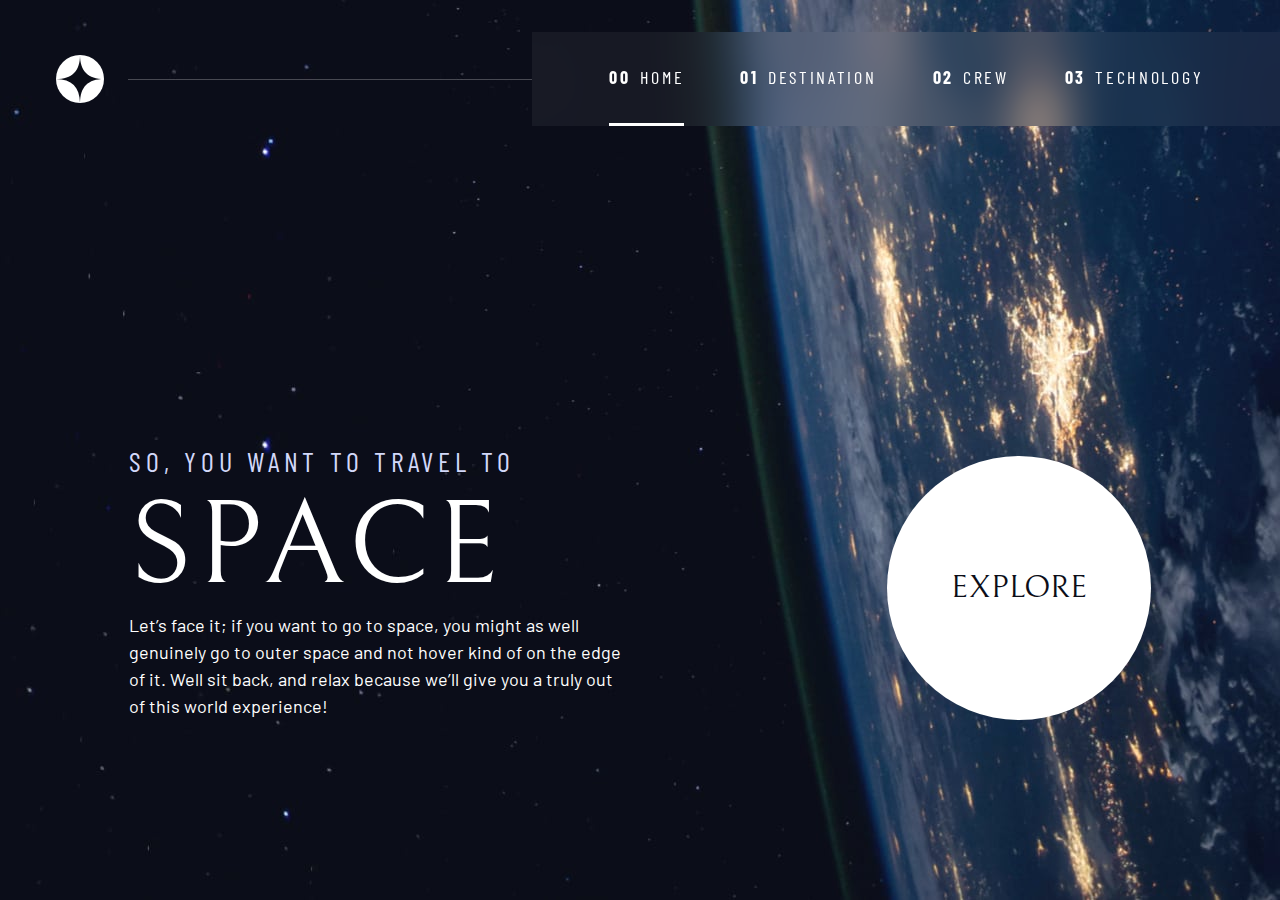
<file: index.html>
<!DOCTYPE html>
<html lang="en">

<head>
  <meta charset="UTF-8">
  <meta name="viewport" content="width=device-width, initial-scale=1.0">

  <link rel="icon" type="image/png" sizes="32x32" href="./assets/favicon-32x32.png">
  <!-- Google fonts -->
  <link rel="preconnect" href="https://fonts.googleapis.com">
  <link rel="preconnect" href="https://fonts.gstatic.com" crossorigin>
  <link
    href="https://fonts.googleapis.com/css2?family=Barlow+Condensed:wght@400;700&family=Bellefair&family=Barlow:wght@400;700&display=swap"
    rel="stylesheet">

  <link rel="stylesheet" href="style.css">
  <title>Frontend Mentor | Space tourism website</title>
  <script src="navigation.js" defer></script>
</head>



<body class="home">

  <header class="primary-header flex">
    <div>
      <a href="index.html"><img src="assets/shared/logo.svg" alt="space tourism logo" class="logo"></a>
    </div>
    <button class="mobile-nav-toggle" aria-controls="primary-navigation"><span class="sr-only"
        aria-expanded="false">Menu</span></button>
    <nav>
      <ul id="primary-navigation" data-visible="false" class="primary-navigation underline-indicators flex">
        <li class="active underline-indicators-hover"><a class="ff-sans-cond uppercase text-white letter-spacing-2"
            href="index.html"><span aria-hidden="true">00</span>Home</a>
        <li class="underline-indicators-hover"><a class="ff-sans-cond uppercase text-white letter-spacing-2"
            href="destination.html"><span aria-hidden="true">01</span>Destination</a>
        <li class="underline-indicators-hover"><a class="ff-sans-cond uppercase text-white letter-spacing-2" href="crew.html"><span aria-hidden="true">02</span>Crew</a>
        <li class="underline-indicators-hover"><a class="ff-sans-cond uppercase text-white letter-spacing-2"
            href="technology.html"><span aria-hidden="true">03</span>Technology</a>
      </ul>
    </nav>
  </header>

  <main class="grid-container grid-container--home">
    <div>
      <h1 class="text-accent fs-500 ff-sans-cond uppercase letter-spacing-1">So, you want to travel to
        <span class="fs-900 ff-serif text-white d-block">Space</span>
      </h1>
      <p>Let’s face it; if you want to go to space, you might as well genuinely go to
        outer space and not hover kind of on the edge of it. Well sit back, and relax
        because we’ll give you a truly out of this world experience! </p>
    </div>
    <div>
      <a href="destination.html" class="large-button uppercase ff-serif text-dark bg-white">Explore</a>
    </div>
  </main>

</body>


</html>
</file>
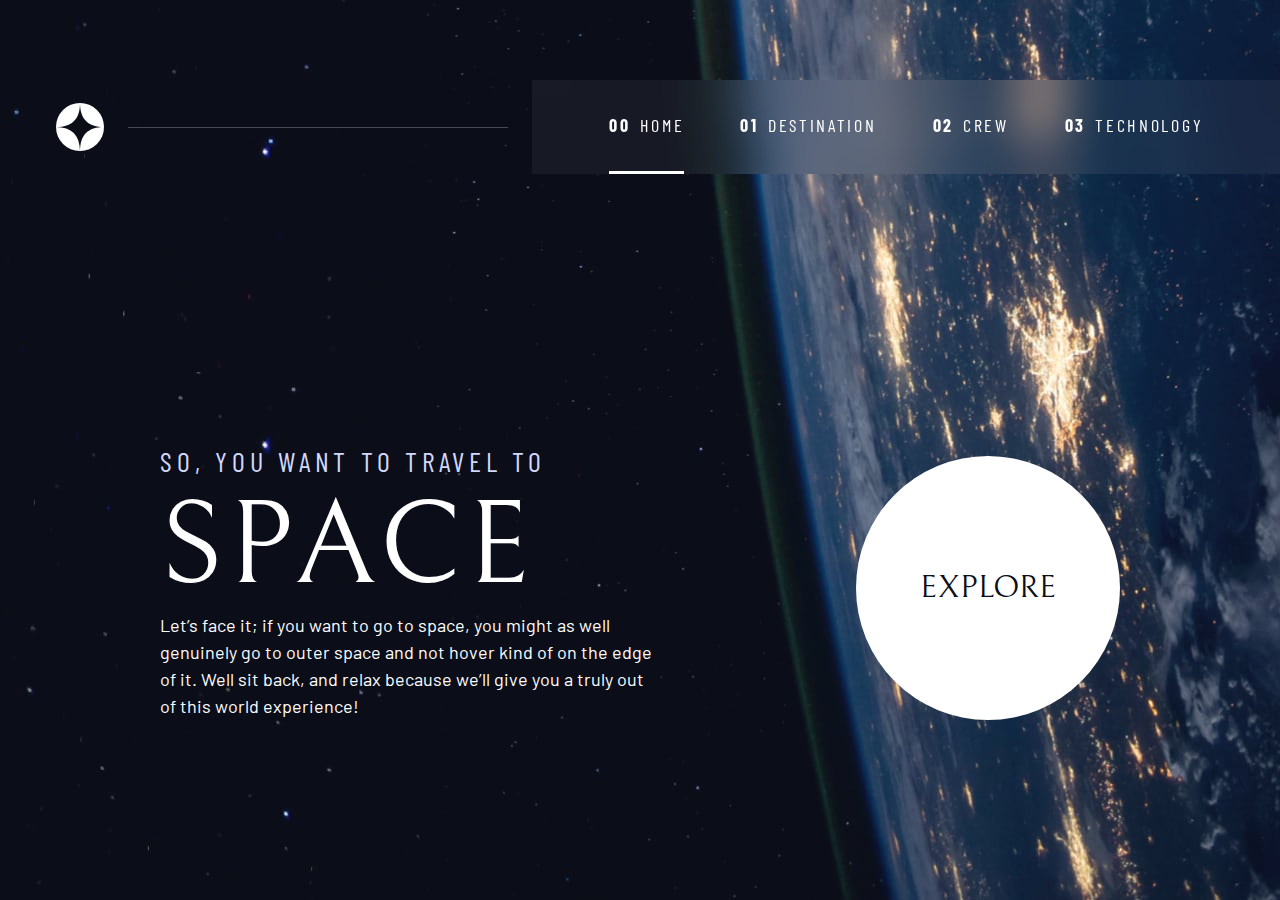
<file: space-tourism-website-main/starter-code/index.html>
<!DOCTYPE html>
<html lang="en">

<head>
  <meta charset="UTF-8">
  <meta name="viewport" content="width=device-width, initial-scale=1.0">

  <link rel="icon" type="image/png" sizes="32x32" href="./assets/favicon-32x32.png">
  <!-- Google fonts -->
  <link rel="preconnect" href="https://fonts.googleapis.com">
  <link rel="preconnect" href="https://fonts.gstatic.com" crossorigin>
  <link
    href="https://fonts.googleapis.com/css2?family=Barlow+Condensed:wght@400;700&family=Bellefair&family=Barlow:wght@400;700&display=swap"
    rel="stylesheet">

  <link rel="stylesheet" href="style.css">
  <title>Frontend Mentor | Space tourism website</title>
  <script src="navigation.js" defer></script>
</head>



<body class="home">

  <header class="primary-header flex">
    <div>
      <a href="index.html"><img src="assets/shared/logo.svg" alt="space tourism logo" class="logo"></a>
    </div>
    <button class="mobile-nav-toggle" aria-controls="primary-navigation"><span class="sr-only"
        aria-expanded="false">Menu</span></button>
    <nav>
      <ul id="primary-navigation" data-visible="false" class="primary-navigation underline-indicators flex">
        <li class="active underline-indicators-hover"><a class="ff-sans-cond uppercase text-white letter-spacing-2"
            href="index.html"><span aria-hidden="true">00</span>Home</a>
        <li class="underline-indicators-hover"><a class="ff-sans-cond uppercase text-white letter-spacing-2"
            href="destination.html"><span aria-hidden="true">01</span>Destination</a>
        <li class="underline-indicators-hover"><a class="ff-sans-cond uppercase text-white letter-spacing-2" href="crew.html"><span aria-hidden="true">02</span>Crew</a>
        <li class="underline-indicators-hover"><a class="ff-sans-cond uppercase text-white letter-spacing-2"
            href="technology.html"><span aria-hidden="true">03</span>Technology</a>
      </ul>
    </nav>
  </header>

  <main class="grid-container grid-container--home">
    <div>
      <h1 class="text-accent fs-500 ff-sans-cond uppercase letter-spacing-1">So, you want to travel to
        <span class="fs-900 ff-serif text-white d-block">Space</span>
      </h1>
      <p>Let’s face it; if you want to go to space, you might as well genuinely go to
        outer space and not hover kind of on the edge of it. Well sit back, and relax
        because we’ll give you a truly out of this world experience! </p>
    </div>
    <div>
      <a href="destination.html" class="large-button uppercase ff-serif text-dark bg-white">Explore</a>
    </div>
  </main>

</body>


</html>
</file>
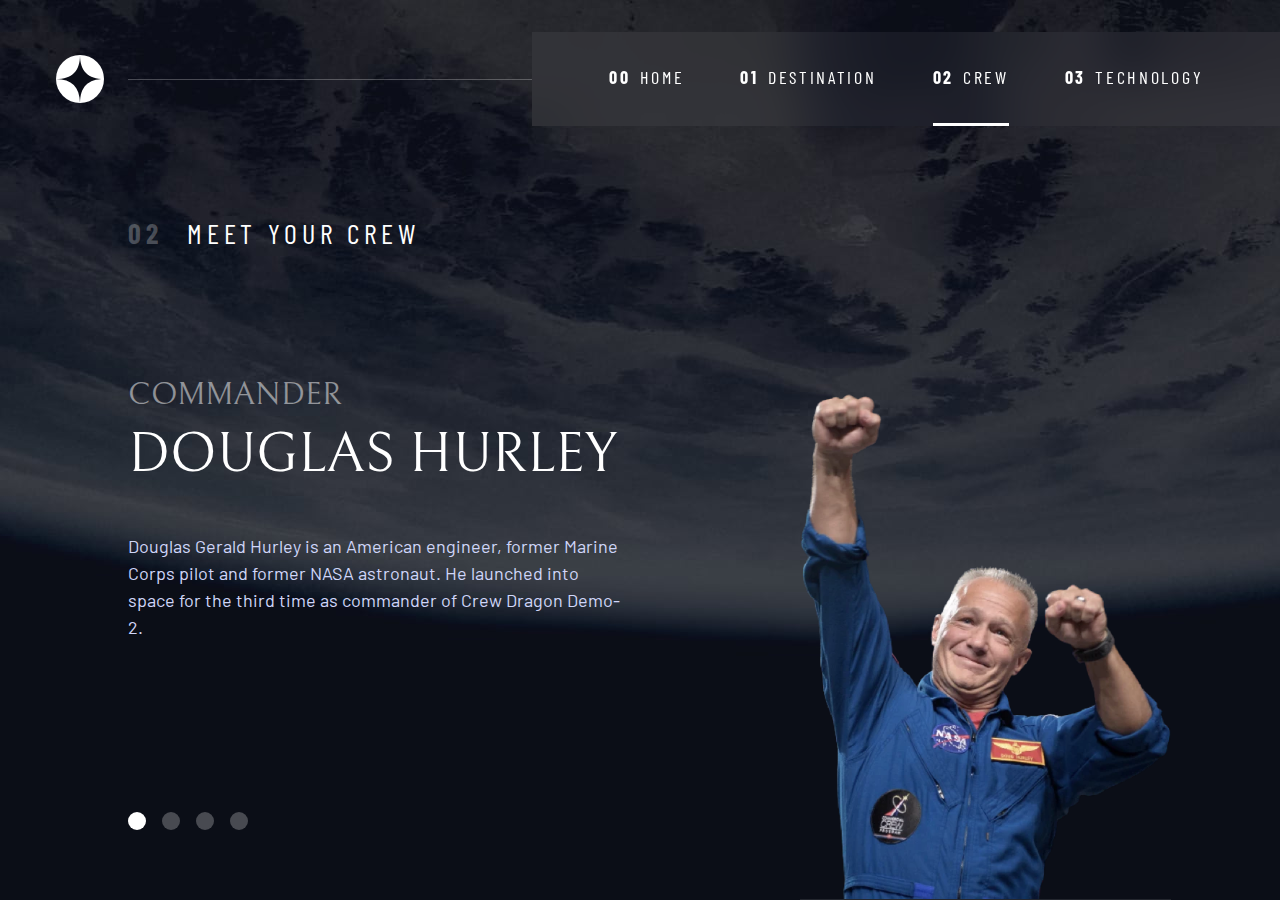
<file: crew.html>
<!DOCTYPE html>
<html lang="en">

<head>
  <meta charset="UTF-8">
  <meta name="viewport" content="width=device-width, initial-scale=1.0">

  <link rel="icon" type="image/png" sizes="32x32" href="./assets/favicon-32x32.png">
  <!-- Google fonts -->
  <link rel="preconnect" href="https://fonts.googleapis.com">
  <link rel="preconnect" href="https://fonts.gstatic.com" crossorigin>
  <link
    href="https://fonts.googleapis.com/css2?family=Barlow+Condensed:wght@400;700&family=Bellefair&family=Barlow:wght@400;700&display=swap"
    rel="stylesheet">

  <link rel="stylesheet" href="style.css">
  <title>Frontend Mentor | Space tourism website</title>
  <script src="navigation.js" defer></script>
  <script src="tabs.js" defer></script>
</head>



<body class="crew">

  <header class="primary-header flex">
    <div>
    <a href="index.html"><img src="assets/shared/logo.svg" alt="space tourism logo" class="logo"></a>
    </div>
    <button  class="mobile-nav-toggle" aria-controls="primary-navigation"><span class="sr-only"
        aria-expanded="false">Menu</span></button>
    <nav>
      <ul id="primary-navigation" data-visible="false" class="primary-navigation underline-indicators flex">
        <li class="underline-indicators-hover"><a class="ff-sans-cond uppercase text-white letter-spacing-2"
            href="index.html"><span aria-hidden="true">00</span>Home</a>
        <li class="underline-indicators-hover"><a class="ff-sans-cond uppercase text-white letter-spacing-2"
            href="destination.html"><span aria-hidden="true">01</span>Destination</a>
        <li class="active underline-indicators-hover"><a class="ff-sans-cond uppercase text-white letter-spacing-2"
            href="crew.html"><span aria-hidden="true">02</span>Crew</a>
        <li class="underline-indicators-hover"><a class="ff-sans-cond uppercase text-white letter-spacing-2"
            href="technology.html"><span aria-hidden="true">03</span>Technology</a>
      </ul>
    </nav>
  </header>


<main id="main" class="grid-container grid-container--crew flow">
  <h1 class="numbered-title"><span aria-hidden="true">02</span> Meet your crew</h1>

<div class="dot-indicators flex" role="tablist" aria-label="crew member list">
  <button aria-selected="true" aria-controls="commander-tab" role="tab" data-image="commander-image" tabindex="0"><span
      class="sr-only">The commander</span></button>
  <button aria-selected="false" aria-controls="mission-tab" role="tab" data-image="mission-image" tabindex="-1"><span
      class="sr-only">The mission specialist</span></button>
  <button aria-selected="false" aria-controls="pilot-tab" role="tab" data-image="pilot-image" tabindex="-1"><span
      class="sr-only">The pilot</span></button>
  <button aria-selected="false" aria-controls="crew-tab" role="tab" data-image="crew-image" tabindex="-1"><span
      class="sr-only">The crew engineer</span></button>
</div>

<!-- commander -->
<article class="crew-details flow" id="commander-tab" role="tabpanel" tabindex="0">
  <header class="flow flow--space-small">
    <h2 class="fs-600 ff-serif uppercase">Commander</h2>
    <p class="fs-700 uppercase ff-serif">Douglas Hurley</p>
  </header>
  <p>Douglas Gerald Hurley is an American engineer, former Marine Corps pilot
    and former NASA astronaut. He launched into space for the third time as
    commander of Crew Dragon Demo-2.</p>
</article>

<!-- mission specialist -->
<article hidden class="crew-details flow" id="mission-tab" role="tabpanel" tabindex="0">
  <header class="flow flow--space-small">
    <h2 class="fs-600 ff-serif uppercase">Mission Specialist</h2>
    <p class="fs-700 uppercase ff-serif">Mark SHuttleworth</p>
  </header>
  <p>Mark Richard Shuttleworth is the founder and CEO of Canonical, the company behind
    the Linux-based Ubuntu operating system. Shuttleworth became the first South
    African to travel to space as a space tourist.</p>
</article>

<!-- pilot -->
<article hidden class="crew-details flow" id="pilot-tab" role="tabpanel" tabindex="0">
  <header class="flow flow--space-small">
    <h2 class="fs-600 ff-serif uppercase">Pilot</h2>
    <p class="fs-700 uppercase ff-serif">Victor Glover</p>
  </header>
  <p>Pilot on the first operational flight of the SpaceX Crew Dragon to the
    International Space Station. Glover is a commander in the U.S. Navy where
    he pilots an F/A-18.He was a crew member of Expedition 64, and served as a
    station systems flight engineer.</p>
</article>

<!-- engineer -->
<article hidden class="crew-details flow" id="crew-tab" role="tabpanel" tabindex="0">
  <header class="flow flow--space-small">
    <h2 class="fs-600 ff-serif uppercase">Flight Engineer</h2>
    <p class="fs-700 uppercase ff-serif">Anousheh Ansari</p>
  </header>
  <p>Anousheh Ansari is an Iranian American engineer and co-founder of Prodea Systems.
    Ansari was the fourth self-funded space tourist, the first self-funded woman to
    fly to the ISS, and the first Iranian in space.</p>
</article>


<picture id="commander-image">
  <source srcset="assets/crew/image-douglas-hurley.webp" type="image/webp">
  <img src="assets/crew/image-douglas-hurley.png" alt="Douglas Hurley">
</picture>
<picture hidden id="mission-image">
  <source srcset="assets/crew/image-mark-shuttleworth.webp" type="image/webp">
  <img src="assets/crew/image-mark-shuttleworth.png" alt="Douglas Hurley">
</picture>
<picture hidden id="pilot-image">
  <source srcset="assets/crew/image-victor-glover.webp" type="image/webp">
  <img src="assets/crew/image-victor-glover.png" alt="Douglas Hurley">
</picture>
<picture hidden id="crew-image">
  <source srcset="assets/crew/image-anousheh-ansari.webp" type="image/webp">
  <img src="assets/crew/image-anousheh-ansari.png" alt="Douglas Hurley">
</picture>
</main>

</body>
</html>
</file>
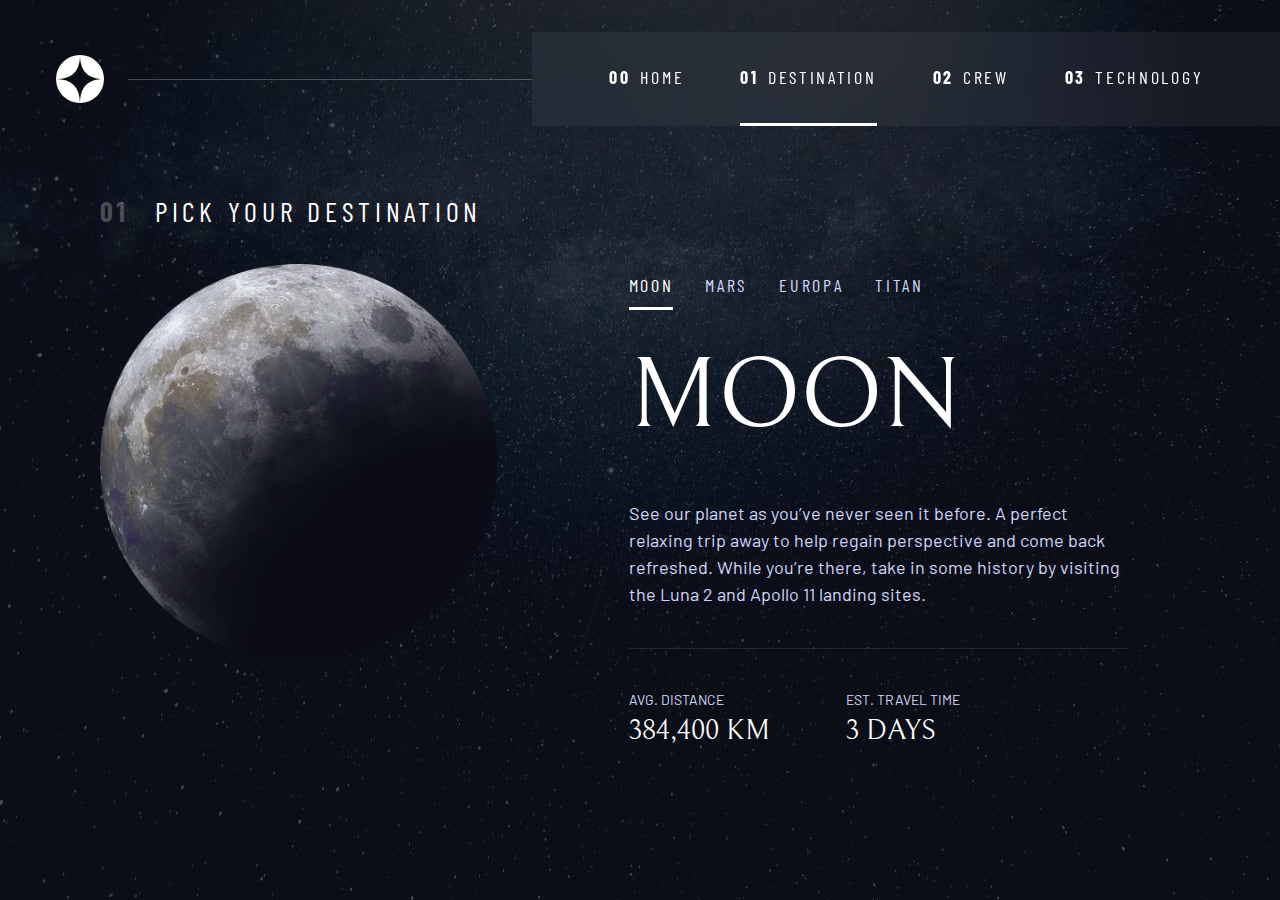
<file: destination.html>
<!DOCTYPE html>
<html lang="en">

<head>
  <meta charset="UTF-8">
  <meta name="viewport" content="width=device-width, initial-scale=1.0">

  <link rel="icon" type="image/png" sizes="32x32" href="./assets/favicon-32x32.png">
  <!-- Google fonts -->
  <link rel="preconnect" href="https://fonts.googleapis.com">
  <link rel="preconnect" href="https://fonts.gstatic.com" crossorigin>
  <link
    href="https://fonts.googleapis.com/css2?family=Barlow+Condensed:wght@400;700&family=Bellefair&family=Barlow:wght@400;700&display=swap"
    rel="stylesheet">

  <link rel="stylesheet" href="style.css">
  <title>Frontend Mentor | Space tourism website</title>
  <script src="navigation.js" defer></script>
  <script src="tabs.js" defer></script>
</head>



<body class="destination">

  <header class="primary-header flex">
    <div>
<a href="index.html"><img src="assets/shared/logo.svg" alt="space tourism logo" class="logo"></a>
    </div>
    <button class="mobile-nav-toggle" aria-controls="primary-navigation"><span class="sr-only"
        aria-expanded="false">Menu</span></button>
    <nav>
      <ul id="primary-navigation" data-visible="false" class="primary-navigation underline-indicators flex">
        <li class="underline-indicators-hover"><a class="ff-sans-cond uppercase text-white letter-spacing-2"
            href="index.html"><span aria-hidden="true">00</span>Home</a>
        <li class="active underline-indicators-hover"><a class="ff-sans-cond uppercase text-white letter-spacing-2"
            href="destination.html"><span aria-hidden="true">01</span>Destination</a>
        <li class="underline-indicators-hover"><a class="ff-sans-cond uppercase text-white letter-spacing-2"
            href="crew.html"><span aria-hidden="true">02</span>Crew</a>
        <li class="underline-indicators-hover"><a class="ff-sans-cond uppercase text-white letter-spacing-2"
            href="technology.html"><span aria-hidden="true">03</span>Technology</a>
      </ul>
    </nav>
  </header>

  <main id="main" class="grid-container grid-container--destination flow">
  
  <h1 class="numbered-title"><span aria-hidden="true">01</span> Pick your destination</h1>

    <picture id="moon-image">
      <source srcset="assets/destination/image-moon.webp" type="image/webp">
      <img src="assets/destination/image-moon.png" alt="the moon">
    </picture>
    <picture hidden id="mars-image">
      <source srcset="assets/destination/image-mars.webp" type="image/webp">
      <img src="assets/destination/image-mars.png" alt="the planet mars">
    </picture>
    <picture hidden id="europa-image">
      <source srcset="assets/destination/image-europa.webp" type="image/webp">
      <img src="assets/destination/image-europa.png" alt="the planet europa">
    </picture>
    <picture hidden id="titan-image">
      <source srcset="assets/destination/image-titan.webp" type="image/webp">
      <img src="assets/destination/image-titan.png" alt="the moon titan">
    </picture>


  <div class="tab-list underline-indicators flex" role="tablist" aria-label="destination list">
    <button aria-selected="true" role="tab" aria-controls="moon-tab"
      class="uppercase ff-sans-cond text-accent letter-spacing-2 underline-indicators-hover" tabindex="0" 
      data-image="moon-image">Moon</button>
    <button aria-selected="false" role="tab" aria-controls="mars-tab"
      class="uppercase ff-sans-cond text-accent letter-spacing-2 underline-indicators-hover" tabindex="-1" 
      data-image="mars-image">Mars</button>
    <button aria-selected="false" role="tab" aria-controls="europa-tab"
      class="uppercase ff-sans-cond text-accent letter-spacing-2 underline-indicators-hover" tabindex="-1"
      data-image="europa-image">Europa</button>
    <button aria-selected="false" role="tab" aria-controls="titan-tab"
      class="uppercase ff-sans-cond text-accent letter-spacing-2 underline-indicators-hover" tabindex="-1"
      data-image="titan-image">Titan</button>
  </div>
 

    <!-- The moon -->
    <article class="destination-info flow" id="moon-tab" tabindex="0" role="tabpanel">
      <h2 class="fs-800 uppercase ff-serif">Moon</h2>
    
      <p>See our planet as you’ve never seen it before. A perfect relaxing trip away to help
        regain perspective and come back refreshed. While you’re there, take in some history
        by visiting the Luna 2 and Apollo 11 landing sites.</p>
    
      <div class="destination-meta flex">
        <div>
          <h3 class="text-accent fs-200 uppercase">Avg. distance</h3>
          <p class="ff-serif uppercase">384,400 km</p>
        </div>
        <div>
          <h3 class="text-accent fs-200 uppercase">Est. travel time</h3>
          <p class="ff-serif uppercase">3 days</p>
        </div>
      </div>
    </article>
    
    <!-- Mars -->
    <article hidden class="destination-info flow" id="mars-tab" tabindex="0" role="tabpanel">
      <h2 class="fs-800 uppercase ff-serif">Mars</h2>
    
      <p>Don’t forget to pack your hiking boots. You’ll need them to tackle Olympus Mons,
        the tallest planetary mountain in our solar system. It’s two and a half times
        the size of Everest!</p>
    
      <div class="destination-meta flex">
        <div>
          <h3 class="text-accent fs-200 uppercase">Avg. distance</h3>
          <p class="ff-serif uppercase">225 mil. km</p>
        </div>
        <div>
          <h3 class="text-accent fs-200 uppercase">Est. travel time</h3>
          <p class="ff-serif uppercase">9 months</p>
        </div>
      </div>
    </article>
    
    <!-- Europa -->
    <article hidden class="destination-info flow" id="europa-tab" tabindex="0" role="tabpanel">
      <h2 class="fs-800 uppercase ff-serif">Europa</h2>
    
      <p>The smallest of the four Galilean moons orbiting Jupiter, Europa is a
        winter lover’s dream. With an icy surface, it’s perfect for a bit of
        ice skating, curling, hockey, or simple relaxation in your snug
        wintery cabin.</p>
      <div class="destination-meta flex">
        <div>
          <h3 class="text-accent fs-200 uppercase">Avg. distance</h3>
          <p class="ff-serif uppercase">628 mil. km</p>
        </div>
        <div>
          <h3 class="text-accent fs-200 uppercase">Est. travel time</h3>
          <p class="ff-serif uppercase">3 years</p>
        </div>
      </div>
    </article>
    
    <!-- Titan -->
    <article hidden class="destination-info flow" id="titan-tab" tabindex="0" role="tabpanel">
      <h2 class="fs-800 uppercase ff-serif">Titan</h2>
    
      <p>The only moon known to have a dense atmosphere other than Earth, Titan
        is a home away from home (just a few hundred degrees colder!). As a
        bonus, you get striking views of the Rings of Saturn.</p>
    
      <div class="destination-meta flex">
        <div>
          <h3 class="text-accent fs-200 uppercase">Avg. distance</h3>
          <p class="ff-serif uppercase">1.6 bil. km</p>
        </div>
        <div>
          <h3 class="text-accent fs-200 uppercase">Est. travel time</h3>
          <p class="ff-serif uppercase">7 years</p>
        </div>
      </div>
    </article>



  </main>
<body>


 
</body>
</html>
</file>
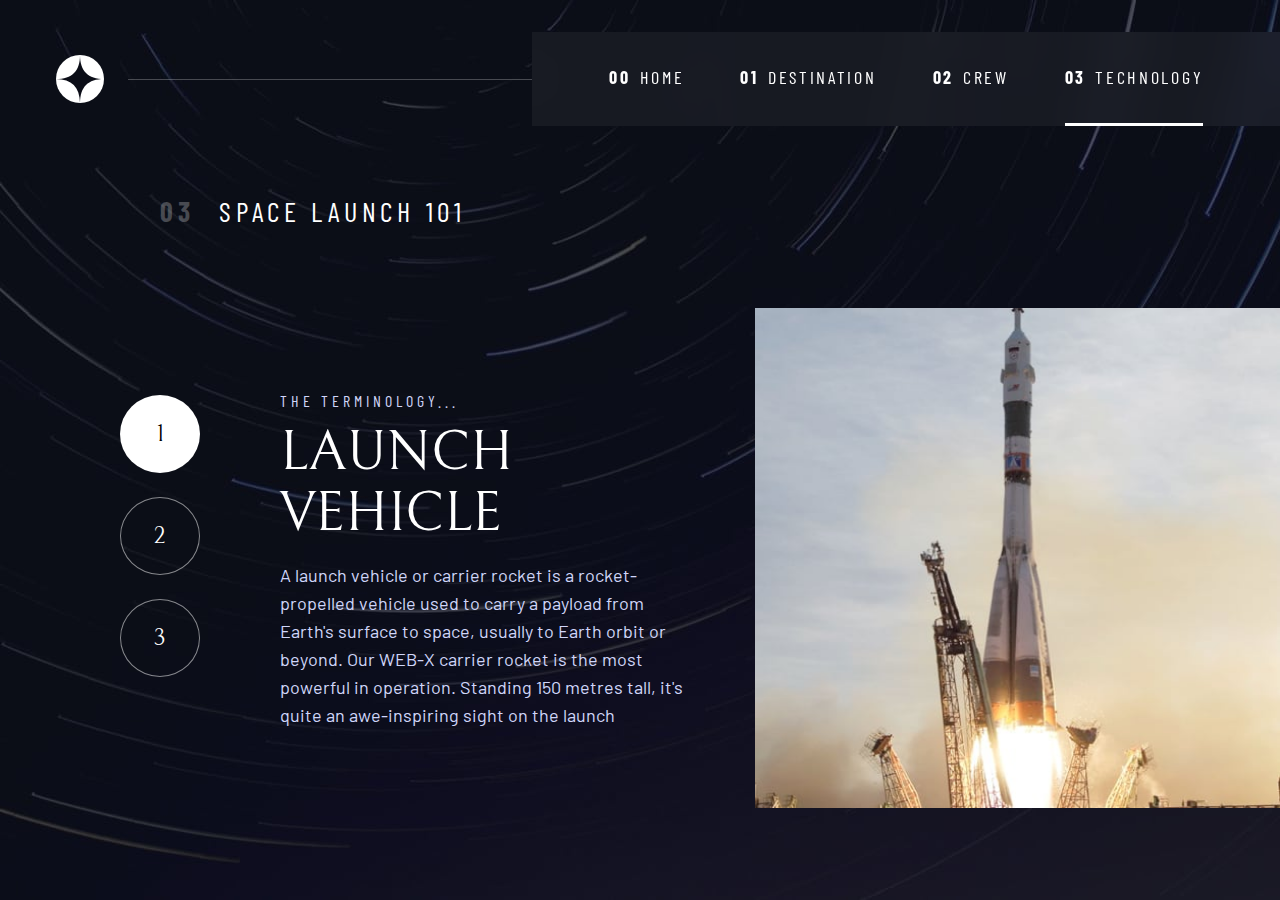
<file: technology.html>
<!DOCTYPE html>
<html lang="en">

<head>
  <meta charset="UTF-8">
  <meta name="viewport" content="width=device-width, initial-scale=1.0">

  <link rel="icon" type="image/png" sizes="32x32" href="./assets/favicon-32x32.png">
  <link rel="preconnect" href="https://fonts.googleapis.com">
  <link rel="preconnect" href="https://fonts.gstatic.com" crossorigin>
  <link
    href="https://fonts.googleapis.com/css2?family=Barlow+Condensed:wght@400;700&family=Bellefair&family=Barlow:wght@400;700&display=swap"
    rel="stylesheet">

  <link rel="stylesheet" href="style.css">
  <title>Frontend Mentor | Space tourism website</title>
  <script src="navigation.js" defer></script>
  <script src="tabs.js" defer></script>
</head>



<body class="technology">

  <header class="primary-header flex">
    <div>
      <a href="index.html"><img src="assets/shared/logo.svg" alt="space tourism logo" class="logo"></a>
    </div>
    <button class="mobile-nav-toggle" aria-controls="primary-navigation"><span class="sr-only"
        aria-expanded="false">Menu</span></button>
    <nav>
      <ul id="primary-navigation" data-visible="false" class="primary-navigation underline-indicators flex">
        <li class="underline-indicators-hover"><a class="ff-sans-cond uppercase text-white letter-spacing-2"
            href="index.html"><span aria-hidden="true">00</span>Home</a>
        <li class="underline-indicators-hover"><a class="ff-sans-cond uppercase text-white letter-spacing-2"
            href="destination.html"><span aria-hidden="true">01</span>Destination</a>
        <li class="underline-indicators-hover"><a class="ff-sans-cond uppercase text-white letter-spacing-2"
            href="crew.html"><span aria-hidden="true">02</span>Crew</a>
        <li class="active underline-indicators-hover"><a class="ff-sans-cond uppercase text-white letter-spacing-2"
            href="technology.html"><span aria-hidden="true">03</span>Technology</a>
      </ul>
    </nav>
  </header>

  <main id="main" class="grid-container grid-container--technology flow">
    <h1 class="numbered-title"><span aria-hidden="true">03</span> Space launch 101</h1>

    <picture id="launch-image">
      <source srcset="assets/technology/image-launch-vehicle-portrait.jpg" media="(min-width: 74.0625rem)" />
      <img src="assets/technology/image-launch-vehicle-landscape.jpg" alt="launch">
    </picture>

    <picture hidden id="port-image">
      <source srcset="assets/technology/image-spaceport-portrait.jpg" media="(min-width: 74.0625rem)" />
      <img src="assets/technology/image-spaceport-landscape.jpg" alt="port">
    </picture>
    
    <picture hidden id="capsule-image">
      <source srcset="assets/technology/image-space-capsule-portrait.jpg" media="(min-width: 74.0625rem)" />
      <img src="assets/technology/image-space-capsule-landscape.jpg" alt="capsule">
    </picture>

  <div class="dot-indicators flex" role="tablist" aria-label="technology list">
    <button aria-selected="true" aria-controls="launch-tab" role="tab" data-image="launch-image" tabindex="0"><span
        class="sr-only">Launch</span>1</button>
    <button aria-selected="false" aria-controls="port-tab" role="tab" data-image="port-image" tabindex="-1"><span
        class="sr-only">Space port</span>2</button>
    <button aria-selected="false" aria-controls="capsule-tab" role="tab" data-image="capsule-image" tabindex="-1"><span
        class="sr-only">Space Capsule</span>3</button>
  </div>

<article class="technology-details flow" id="launch-tab" role="tabpanel" tabindex="0">
  <header class="flow flow--space-small">
    <h2 class="fs-600 ff-serif uppercase">The terminology...</h2>
    <p class="fs-700 uppercase ff-serif">Launch Vehicle</p>
  </header>
  <p>A launch vehicle or carrier rocket is a rocket-propelled vehicle used to carry a payload from Earth's surface to space,
  usually to Earth orbit or beyond. Our WEB-X carrier rocket is the most powerful in operation. Standing 150 metres tall,
  it's quite an awe-inspiring sight on the launch</p>
</article>

<article hidden class="technology-details flow" id="port-tab" role="tabpanel" tabindex="0">
  <header class="flow flow--space-small">
    <h2 class="fs-600 ff-serif uppercase">The terminology...</h2>
    <p class="fs-700 uppercase ff-serif">Spaceport</p>
  </header>
  <p>A spaceport or cosmodrome is a site for launching (or receiving) spacecraft, by analogy to the seaport for ships or
  airport for aircraft. Based in the famous Cape Canaveral, our spaceport is ideally situated to take advantage of the
  Earth’s rotation for launch.</p>
</article>

<article hidden class="technology-details flow" id="capsule-tab" role="tabpanel" tabindex="0">
  <header class="flow flow--space-small">
    <h2 class="fs-600 ff-serif uppercase">The terminology...</h2>
    <p class="fs-700 uppercase ff-serif">Space capsule</p>
  </header>
  <p>A space capsule is an often-crewed spacecraft that uses a blunt-body reentry capsule to reenter the Earth's atmosphere
  without wings. Our capsule is where you'll spend your time during the flight. It includes a space gym, cinema, and
  plenty of other activities to keep you entertained.</p>
</article>

</main>
</body>
</html>
</file>
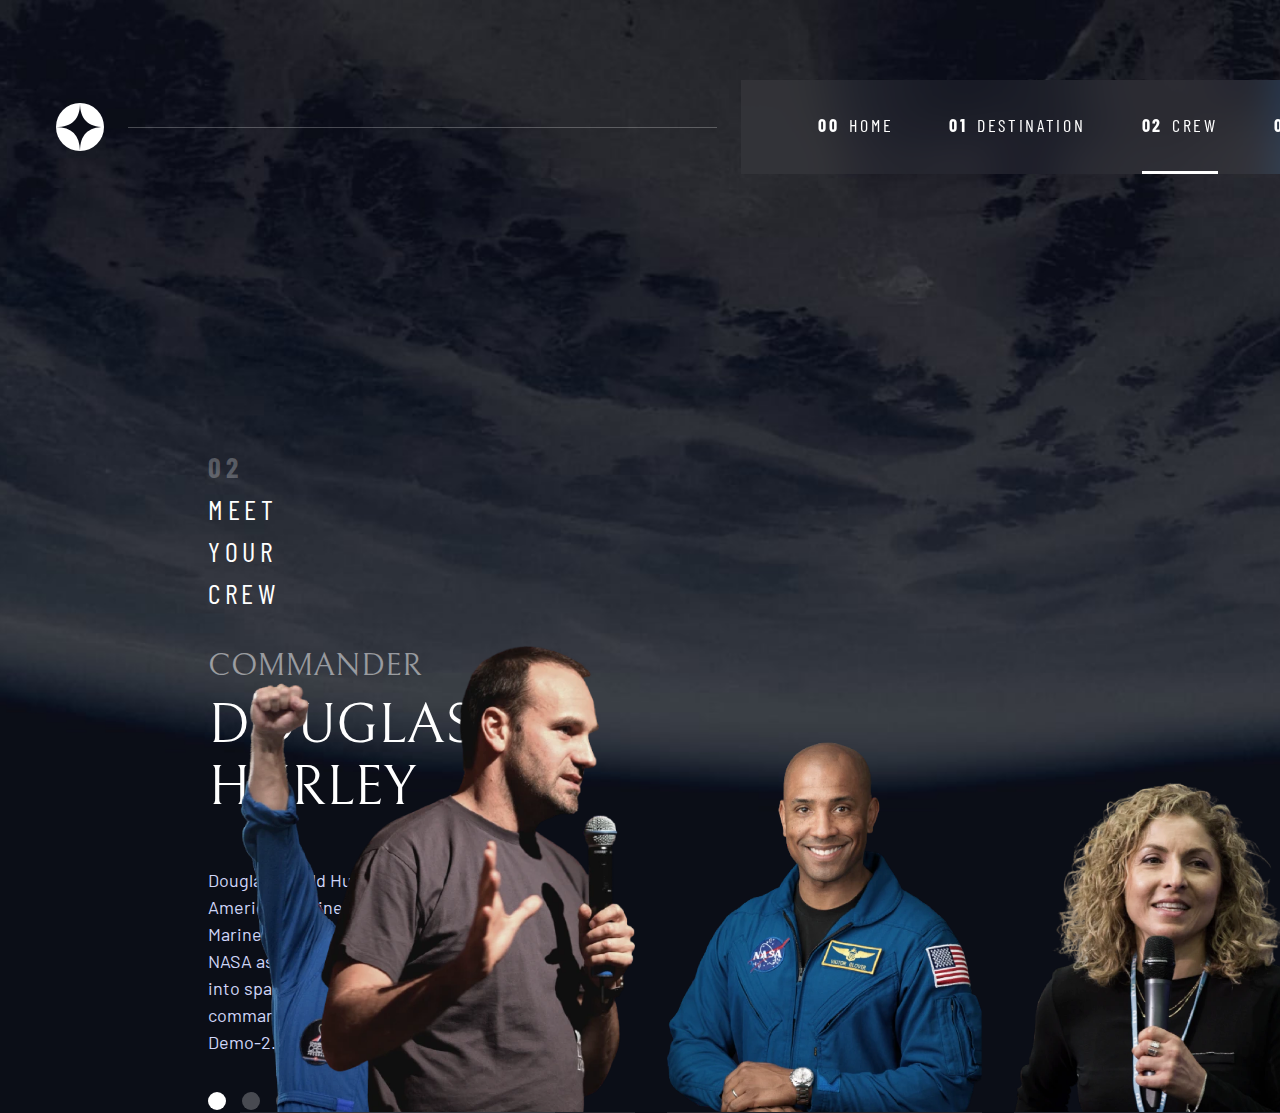
<file: space-tourism-website-main/starter-code/crew.html>
<!DOCTYPE html>
<html lang="en">

<head>
  <meta charset="UTF-8">
  <meta name="viewport" content="width=device-width, initial-scale=1.0">

  <link rel="icon" type="image/png" sizes="32x32" href="./assets/favicon-32x32.png">
  <!-- Google fonts -->
  <link rel="preconnect" href="https://fonts.googleapis.com">
  <link rel="preconnect" href="https://fonts.gstatic.com" crossorigin>
  <link
    href="https://fonts.googleapis.com/css2?family=Barlow+Condensed:wght@400;700&family=Bellefair&family=Barlow:wght@400;700&display=swap"
    rel="stylesheet">

  <link rel="stylesheet" href="style.css">
  <title>Frontend Mentor | Space tourism website</title>
  <script src="navigation.js" defer></script>
  <script src="tabs.js" defer></script>
</head>



<body class="crew">

  <header class="primary-header flex">
    <div>
    <a href="index.html"><img src="assets/shared/logo.svg" alt="space tourism logo" class="logo"></a>
    </div>
    <button  class="mobile-nav-toggle" aria-controls="primary-navigation"><span class="sr-only"
        aria-expanded="false">Menu</span></button>
    <nav>
      <ul id="primary-navigation" data-visible="false" class="primary-navigation underline-indicators flex">
        <li class="underline-indicators-hover"><a class="ff-sans-cond uppercase text-white letter-spacing-2"
            href="index.html"><span aria-hidden="true">00</span>Home</a>
        <li class="underline-indicators-hover"><a class="ff-sans-cond uppercase text-white letter-spacing-2"
            href="destination.html"><span aria-hidden="true">01</span>Destination</a>
        <li class="active underline-indicators-hover"><a class="ff-sans-cond uppercase text-white letter-spacing-2"
            href="crew.html"><span aria-hidden="true">02</span>Crew</a>
        <li class="underline-indicators-hover"><a class="ff-sans-cond uppercase text-white letter-spacing-2"
            href="technology.html"><span aria-hidden="true">03</span>Technology</a>
      </ul>
    </nav>
  </header>


<main id="main" class="grid-container grid-container--crew flow">
  <h1 class="numbered-title"><span aria-hidden="true">02</span> Meet your crew</h1>

<div class="dot-indicators flex" role="tablist" aria-label="crew member list">
  <button aria-selected="true" aria-controls="commander-tab" role="tab" data-image="commander-image" tabindex="0"><span
      class="sr-only">The commander</span></button>
  <button aria-selected="false" aria-controls="mission-tab" role="tab" data-image="mission-image" tabindex="-1"><span
      class="sr-only">The mission specialist</span></button>
  <button aria-selected="false" aria-controls="pilot-tab" role="tab" data-image="pilot-image" tabindex="-1"><span
      class="sr-only">The pilot</span></button>
  <button aria-selected="false" aria-controls="crew-tab" role="tab" data-image="crew-image" tabindex="-1"><span
      class="sr-only">The crew engineer</span></button>
</div>

<!-- commander -->
<article class="crew-details flow" id="commander-tab" role="tabpanel" tabindex="0">
  <header class="flow flow--space-small">
    <h2 class="fs-600 ff-serif uppercase">Commander</h2>
    <p class="fs-700 uppercase ff-serif">Douglas Hurley</p>
  </header>
  <p>Douglas Gerald Hurley is an American engineer, former Marine Corps pilot
    and former NASA astronaut. He launched into space for the third time as
    commander of Crew Dragon Demo-2.</p>
</article>

<!-- mission specialist -->
<article hidden class="crew-details flow" id="mission-tab" role="tabpanel" tabindex="0">
  <header class="flow flow--space-small">
    <h2 class="fs-600 ff-serif uppercase">Mission Specialist</h2>
    <p class="fs-700 uppercase ff-serif">Mark SHuttleworth</p>
  </header>
  <p>Mark Richard Shuttleworth is the founder and CEO of Canonical, the company behind
    the Linux-based Ubuntu operating system. Shuttleworth became the first South
    African to travel to space as a space tourist.</p>
</article>

<!-- pilot -->
<article hidden class="crew-details flow" id="pilot-tab" role="tabpanel" tabindex="0">
  <header class="flow flow--space-small">
    <h2 class="fs-600 ff-serif uppercase">Pilot</h2>
    <p class="fs-700 uppercase ff-serif">Victor Glover</p>
  </header>
  <p>Pilot on the first operational flight of the SpaceX Crew Dragon to the
    International Space Station. Glover is a commander in the U.S. Navy where
    he pilots an F/A-18.He was a crew member of Expedition 64, and served as a
    station systems flight engineer.</p>
</article>

<!-- engineer -->
<article hidden class="crew-details flow" id="crew-tab" role="tabpanel" tabindex="0">
  <header class="flow flow--space-small">
    <h2 class="fs-600 ff-serif uppercase">Flight Engineer</h2>
    <p class="fs-700 uppercase ff-serif">Anousheh Ansari</p>
  </header>
  <p>Anousheh Ansari is an Iranian American engineer and co-founder of Prodea Systems.
    Ansari was the fourth self-funded space tourist, the first self-funded woman to
    fly to the ISS, and the first Iranian in space.</p>
</article>


<picture id="commander-image">
  <source srcset="assets/crew/image-douglas-hurley.webp" type="image/webp">
  <img src="assets/crew/image-douglas-hurley.png" alt="Douglas Hurley">
</picture>
<picture hidden id="mission-image">
  <source srcset="assets/crew/image-mark-shuttleworth.webp" type="image/webp">
  <img src="assets/crew/image-mark-shuttleworth.png" alt="Douglas Hurley">
</picture>
<picture hidden id="pilot-image">
  <source srcset="assets/crew/image-victor-glover.webp" type="image/webp">
  <img src="assets/crew/image-victor-glover.png" alt="Douglas Hurley">
</picture>
<picture hidden id="crew-image">
  <source srcset="assets/crew/image-anousheh-ansari.webp" type="image/webp">
  <img src="assets/crew/image-anousheh-ansari.png" alt="Douglas Hurley">
</picture>
</main>

</body>
</html>
</file>
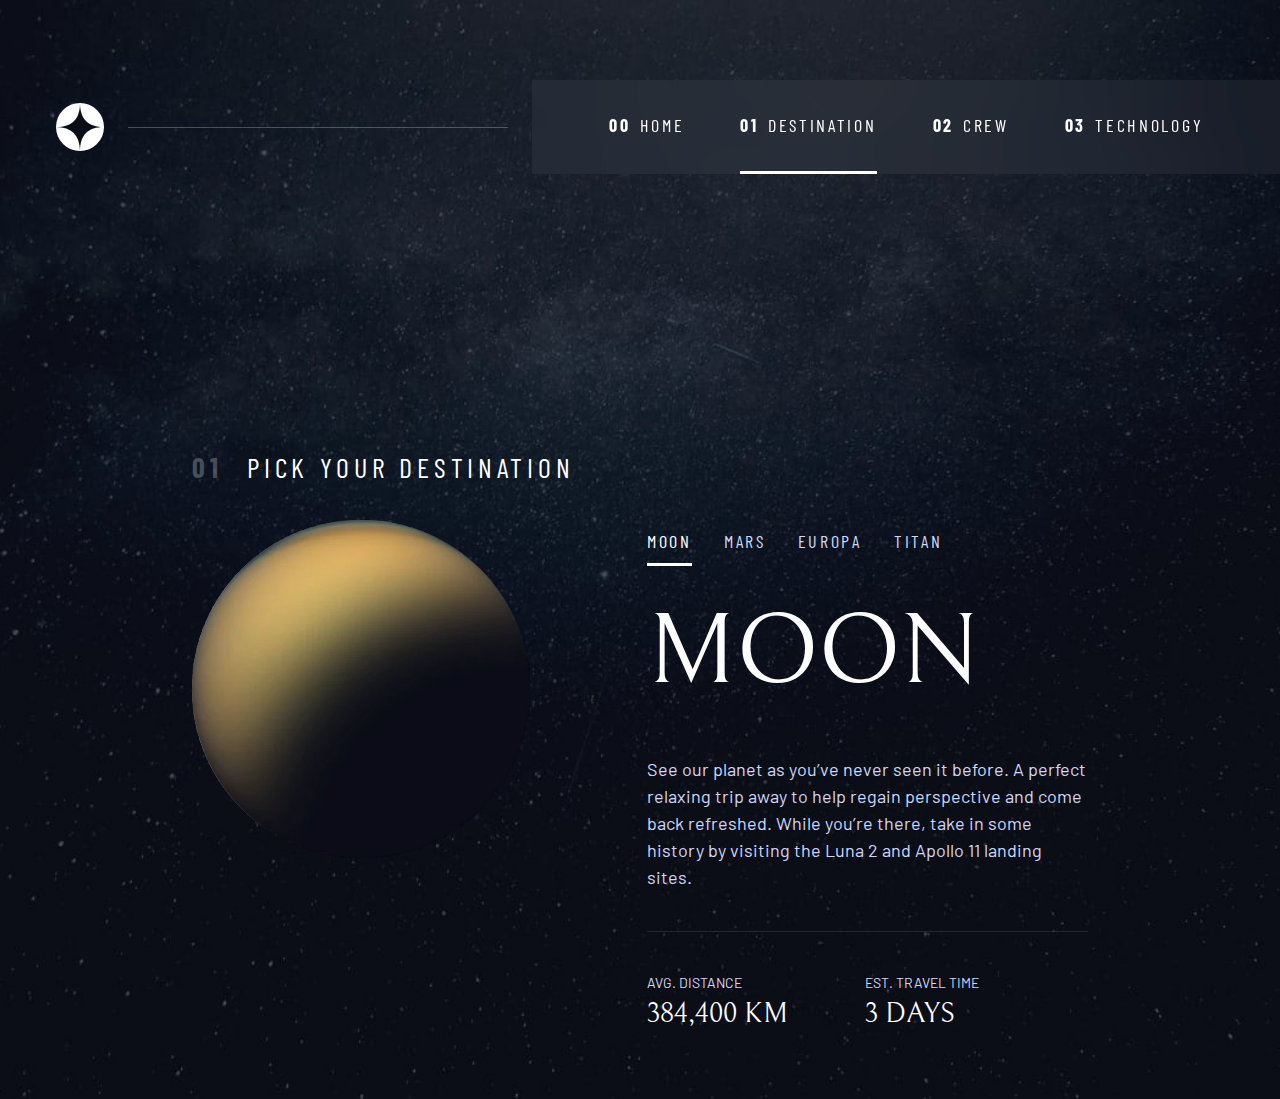
<file: space-tourism-website-main/starter-code/destination.html>
<!DOCTYPE html>
<html lang="en">

<head>
  <meta charset="UTF-8">
  <meta name="viewport" content="width=device-width, initial-scale=1.0">

  <link rel="icon" type="image/png" sizes="32x32" href="./assets/favicon-32x32.png">
  <!-- Google fonts -->
  <link rel="preconnect" href="https://fonts.googleapis.com">
  <link rel="preconnect" href="https://fonts.gstatic.com" crossorigin>
  <link
    href="https://fonts.googleapis.com/css2?family=Barlow+Condensed:wght@400;700&family=Bellefair&family=Barlow:wght@400;700&display=swap"
    rel="stylesheet">

  <link rel="stylesheet" href="style.css">
  <title>Frontend Mentor | Space tourism website</title>
  <script src="navigation.js" defer></script>
  <script src="tabs.js" defer></script>
</head>



<body class="destination">

  <header class="primary-header flex">
    <div>
<a href="index.html"><img src="assets/shared/logo.svg" alt="space tourism logo" class="logo"></a>
    </div>
    <button class="mobile-nav-toggle" aria-controls="primary-navigation"><span class="sr-only"
        aria-expanded="false">Menu</span></button>
    <nav>
      <ul id="primary-navigation" data-visible="false" class="primary-navigation underline-indicators flex">
        <li class="underline-indicators-hover"><a class="ff-sans-cond uppercase text-white letter-spacing-2"
            href="index.html"><span aria-hidden="true">00</span>Home</a>
        <li class="active underline-indicators-hover"><a class="ff-sans-cond uppercase text-white letter-spacing-2"
            href="destination.html"><span aria-hidden="true">01</span>Destination</a>
        <li class="underline-indicators-hover"><a class="ff-sans-cond uppercase text-white letter-spacing-2"
            href="crew.html"><span aria-hidden="true">02</span>Crew</a>
        <li class="underline-indicators-hover"><a class="ff-sans-cond uppercase text-white letter-spacing-2"
            href="technology.html"><span aria-hidden="true">03</span>Technology</a>
      </ul>
    </nav>
  </header>

  <main id="main" class="grid-container grid-container--destination flow">
  
  <h1 class="numbered-title"><span aria-hidden="true">01</span> Pick your destination</h1>

    <picture id="moon-image">
      <source srcset="assets/destination/image-moon.webp" type="image/webp">
      <img src="assets/destination/image-moon.png" alt="the moon">
    </picture>
    <picture hidden id="mars-image">
      <source srcset="assets/destination/image-mars.webp" type="image/webp">
      <img src="assets/destination/image-mars.png" alt="the planet mars">
    </picture>
    <picture hidden id="europa-image">
      <source srcset="assets/destination/image-europa.webp" type="image/webp">
      <img src="assets/destination/image-europa.png" alt="the planet europa">
    </picture>
    <picture hidden id="titan-image">
      <source srcset="assets/destination/image-titan.webp" type="image/webp">
      <img src="assets/destination/image-titan.png" alt="the moon titan">
    </picture>


  <div class="tab-list underline-indicators flex" role="tablist" aria-label="destination list">
    <button aria-selected="true" role="tab" aria-controls="moon-tab"
      class="uppercase ff-sans-cond text-accent letter-spacing-2 underline-indicators-hover" tabindex="0" 
      data-image="moon-image">Moon</button>
    <button aria-selected="false" role="tab" aria-controls="mars-tab"
      class="uppercase ff-sans-cond text-accent letter-spacing-2 underline-indicators-hover" tabindex="-1" 
      data-image="mars-image">Mars</button>
    <button aria-selected="false" role="tab" aria-controls="europa-tab"
      class="uppercase ff-sans-cond text-accent letter-spacing-2 underline-indicators-hover" tabindex="-1"
      data-image="europa-image">Europa</button>
    <button aria-selected="false" role="tab" aria-controls="titan-tab"
      class="uppercase ff-sans-cond text-accent letter-spacing-2 underline-indicators-hover" tabindex="-1"
      data-image="titan-image">Titan</button>
  </div>
 

    <!-- The moon -->
    <article class="destination-info flow" id="moon-tab" tabindex="0" role="tabpanel">
      <h2 class="fs-800 uppercase ff-serif">Moon</h2>
    
      <p>See our planet as you’ve never seen it before. A perfect relaxing trip away to help
        regain perspective and come back refreshed. While you’re there, take in some history
        by visiting the Luna 2 and Apollo 11 landing sites.</p>
    
      <div class="destination-meta flex">
        <div>
          <h3 class="text-accent fs-200 uppercase">Avg. distance</h3>
          <p class="ff-serif uppercase">384,400 km</p>
        </div>
        <div>
          <h3 class="text-accent fs-200 uppercase">Est. travel time</h3>
          <p class="ff-serif uppercase">3 days</p>
        </div>
      </div>
    </article>
    
    <!-- Mars -->
    <article hidden class="destination-info flow" id="mars-tab" tabindex="0" role="tabpanel">
      <h2 class="fs-800 uppercase ff-serif">Mars</h2>
    
      <p>Don’t forget to pack your hiking boots. You’ll need them to tackle Olympus Mons,
        the tallest planetary mountain in our solar system. It’s two and a half times
        the size of Everest!</p>
    
      <div class="destination-meta flex">
        <div>
          <h3 class="text-accent fs-200 uppercase">Avg. distance</h3>
          <p class="ff-serif uppercase">225 mil. km</p>
        </div>
        <div>
          <h3 class="text-accent fs-200 uppercase">Est. travel time</h3>
          <p class="ff-serif uppercase">9 months</p>
        </div>
      </div>
    </article>
    
    <!-- Europa -->
    <article hidden class="destination-info flow" id="europa-tab" tabindex="0" role="tabpanel">
      <h2 class="fs-800 uppercase ff-serif">Europa</h2>
    
      <p>The smallest of the four Galilean moons orbiting Jupiter, Europa is a
        winter lover’s dream. With an icy surface, it’s perfect for a bit of
        ice skating, curling, hockey, or simple relaxation in your snug
        wintery cabin.</p>
      <div class="destination-meta flex">
        <div>
          <h3 class="text-accent fs-200 uppercase">Avg. distance</h3>
          <p class="ff-serif uppercase">628 mil. km</p>
        </div>
        <div>
          <h3 class="text-accent fs-200 uppercase">Est. travel time</h3>
          <p class="ff-serif uppercase">3 years</p>
        </div>
      </div>
    </article>
    
    <!-- Titan -->
    <article hidden class="destination-info flow" id="titan-tab" tabindex="0" role="tabpanel">
      <h2 class="fs-800 uppercase ff-serif">Titan</h2>
    
      <p>The only moon known to have a dense atmosphere other than Earth, Titan
        is a home away from home (just a few hundred degrees colder!). As a
        bonus, you get striking views of the Rings of Saturn.</p>
    
      <div class="destination-meta flex">
        <div>
          <h3 class="text-accent fs-200 uppercase">Avg. distance</h3>
          <p class="ff-serif uppercase">1.6 bil. km</p>
        </div>
        <div>
          <h3 class="text-accent fs-200 uppercase">Est. travel time</h3>
          <p class="ff-serif uppercase">7 years</p>
        </div>
      </div>
    </article>



  </main>
<body>


 
</body>
</html>
</file>
<file: style.css>
/* ------------------- */
/* Custom properties   */
/* ------------------- */

:root {
    /* colors */
    --clr-dark: 230 35% 7%;
    --clr-light: 231 77% 90%;
    --clr-white: 0 0% 100%;

    /* font-sizes */
    --fs-900: clamp(5rem, 8vw + 1rem, 9.375rem);
    --fs-800: 3.5rem;
    --fs-700: 1.5rem;
    --fs-600: 1rem;
    --fs-500: 1rem;
    --fs-400: 0.9375rem;
    --fs-300: 1rem;
    --fs-200: 0.875rem;

    /* font-families */
    --ff-serif: "Bellefair", serif;
    --ff-sans-cond: "Barlow Condensed", sans-serif;
    --ff-sans-normal: "Barlow", sans-serif;
}

@media (min-width: 35em) {
    :root {
        --fs-800: 5rem;
        --fs-700: 2.5rem;
        --fs-600: 1.5rem;
        --fs-500: 1.25rem;
        --fs-400: 1rem;
    }
}

@media (min-width:48.0625rem) {
    :root {
        /* font-sizes */
        --fs-800: 6.25rem;
        --fs-700: 3.5rem;
        --fs-600: 2rem;
        --fs-500: 1.75rem;
        --fs-400: 1.125rem;
    }
}


/* ------------------- */
/* Reset               */
/* ------------------- */

/* https://piccalil.li/blog/a-modern-css-reset/ */

/* Box sizing */
*,
*::before,
*::after {
    box-sizing: border-box;
}

/* Reset margins */
body,
h1,
h2,
h3,
h4,
h5,
p,
figure,
picture {
    margin: 0;
}

h1,
h2,
h3,
h4,
h5,
h6,
p {
    font-weight: 400;
}

/* set up the body */
body {
    font-family: var(--ff-sans-normal);
    font-size: var(--fs-400);
    color: hsl(var(--clr-white));
    background-color: hsl(var(--clr-dark));
    line-height: 1.5;
    min-height: 100vh;

    display: grid;
    grid-template-rows: min-content 1fr;

    overflow-x: hidden;
}

/* make images easier to work with */
img,
picutre {
    max-width: 100%;
    display: block;
}

/* make form elements easier to work with */
input,
button,
textarea,
select {
    font: inherit;
}

/* remove animations for people who've turned them off */
@media (prefers-reduced-motion: reduce) {

    *,
    *::before,
    *::after {
        animation-duration: 0.01ms !important;
        animation-iteration-count: 1 !important;
        transition-duration: 0.01ms !important;
        scroll-behavior: auto !important;
    }
}


/* ------------------- */
/* Utility classes     */
/* ------------------- */

/* general */

.flex {
    display: flex;
    gap: var(--gap, 1rem);
}

.grid {
    display: grid;
    gap: var(--gap, 1rem);
}

.d-block {
    display: block;
}

.flow>*:where(:not(:first-child)) {
    margin-top: var(--flow-space, 1rem);
}

.flow--space-small {
    --flow-space: .75rem;
}

.container {
    padding-inline: 2em;
    margin-inline: auto;
    max-width: 80rem;
}


.sr-only {
    position: absolute;
    width: 1px;
    height: 1px;
    padding: 0;
    margin: -1px;
    overflow: hidden;
    clip: rect(0, 0, 0, 0);
    white-space: nowrap;
    /* added line */
    border: 0;
}

/* colors */

.bg-dark {
    background-color: hsl(var(--clr-dark));
}

.bg-accent {
    background-color: hsl(var(--clr-light));
}

.bg-white {
    background-color: hsl(var(--clr-white));
}

.text-dark {
    color: hsl(var(--clr-dark));
}

.text-accent {
    color: hsl(var(--clr-light));
}

.text-white {
    color: hsl(var(--clr-white));
}

/* typography */

.ff-serif {
    font-family: var(--ff-serif);
}

.ff-sans-cond {
    font-family: var(--ff-sans-cond);
}

.ff-sans-normal {
    font-family: var(--ff-sans-normal);
}

.letter-spacing-1 {
    letter-spacing: 4.75px;
}

.letter-spacing-2 {
    letter-spacing: 2.7px;
}

.letter-spacing-3 {
    letter-spacing: 2.35px;
}

.uppercase {
    text-transform: uppercase;
}

.fs-900 {
    font-size: var(--fs-900);
}

.fs-800 {
    font-size: var(--fs-800);
}

.fs-700 {
    font-size: var(--fs-700);
}

.fs-600 {
    font-size: var(--fs-600);
}

.fs-500 {
    font-size: var(--fs-500);
}

.fs-400 {
    font-size: var(--fs-400);
}

.fs-300 {
    font-size: var(--fs-300);
}

.fs-200 {
    font-size: var(--fs-200);
}

.fs-900,
.fs-800,
.fs-700,
.fs-600 {
    line-height: 1.1;
}

.numbered-title {
    font-family: var(--ff-sans-cond);
    font-size: var(--fs-500);
    text-transform: uppercase;
    letter-spacing: 4.72px;
}

.numbered-title span {
    margin-right: .5em;
    font-weight: 700;
    color: hsl(var(--clr-white) / .25);
}


/* ------------------- */
/* Compontents         */
/* ------------------- */

.large-button {
    position: relative;
    z-index: 1;
    font-size: 2rem;
    display: inline-grid;
    place-items: center;
    padding: 0 2em;
    border-radius: 50%;
    aspect-ratio: 1;
    text-decoration: none;
}

.large-button::after {
    content: '';
    position: absolute;
    z-index: -1;
    width: 100%;
    height: 100%;
    background: hsl(var(--clr-white) / .1);
    border-radius: 50%;
    opacity: 0;
    transition: opacity 500ms linear, transform 750ms ease-in-out;
}

.large-button:hover::after,
.large-button:focus::after {
    opacity: 1;
    transform: scale(1.5);
}

/* primary-header */

.logo {
    margin: 1.5rem clamp(1.5rem, 5vw, 3.5rem);
    cursor: pointer;
}
.primary-header {
    justify-content: space-between;
    align-items: center;
}

.primary-navigation {
    --gap: clamp(1.5rem, 5vw, 3.5rem);
    --underline-gap: 2rem;
    list-style: none;
    padding: 0;
    margin: 0;
    background: hsl(var(--clr-white) / 0.05);
    backdrop-filter: blur(1.5rem);
}
.primary-navigation a {
    text-decoration: none;
}

.primary-navigation a>span {
    font-weight: 700;
    margin-right: .5em;
}

.mobile-nav-toggle {
    display: none;
}

@media (max-width: 35rem) {
    .primary-navigation {
        --underline-gap: 0.75rem;
        position: fixed;
        z-index: 1000;
        inset: 0 0 0 30%;
        list-style: none;
        padding: min(20rem, 15vh) 2rem;
        margin: 0;
        flex-direction: column;

        transform: translateX(100%);
        transition: transform 500ms ease-in-out;
    }

    .primary-navigation[data-visible="true"] {
        transform: translateX(0);
    }
    .primary-navigation.underline-indicators>* {
        border: 0;
    }

    .mobile-nav-toggle {
        display: block;
        position: absolute;
        z-index: 2000;
        right: 1rem;
        top: 2rem;
        background: transparent;
        background-image: url(assets/shared/icon-hamburger.svg);
        background-repeat: no-repeat;
        background-position: center;
        width: 1.5rem;
        aspect-ratio: 1;
        border: 0;
    }

    .mobile-nav-toggle[aria-expanded="true"] {
        background-image: url(assets/shared/icon-close.svg);
    }

    .mobile-nav-toggle:focus-visible {
        outline: 5px solid white;
        outline-offset: 5px;
    }
}
@media (min-width: 35em) {
    .primary-navigation {
        padding-inline: clamp(3rem, 6vw, 7rem);
    }
}
@media (min-width: 35em) and (max-width: 48.0625rem) {


    .primary-navigation a>span {
        display: none;
    }
}
@media (min-width: 48.0625rem) {

    .primary-header::after {
        content: '';
        display: block;
        position: relative;
        height: 1px;
        width: 100%;
        margin-right: -2.5rem;
        background: hsl(var(--clr-white) / .25);
        order: 1;
    }

    nav {
        order: 2;
    }

    .primary-navigation {
        margin-block: 2rem;
    }


}

.underline-indicators>* {
    cursor: pointer;
    padding: var(--underline-gap, .5rem) 0;
    border: 0;
    border-bottom: .2rem solid hsl(var(--clr-white) / 0);
    background-color: transparent;
}

.underline-indicators-hover:hover,
.underline-indicators-hover:focus {
    border-color: hsl(var(--clr-white) / .5);
}

.underline-indicators>.active,
.underline-indicators>[aria-selected="true"] {
    color: hsl(var(--clr-white) / 1);
    border-color: hsl(var(--clr-white) / 1);
}



.tab-list {
    --gap: 2rem;
}

.dot-indicators>* {
    cursor: pointer;
    border: 0;
    border-radius: 50%;
    padding: .5em;
    background-color: hsl(var(--clr-white) / .25);
}

.dot-indicators-hover:hover,
.dot-indicators-hover:focus{
    background-color: hsl(var(--clr-white) / .5);
}

.dot-indicators>[aria-selected="true"] {
    background-color: hsl(var(--clr-white) / 1);
}
.grid-container--technology>.dot-indicators>[aria-selected="true"] {
    background-color: hsl(var(--clr-white) / 1);
    color: black;
}

/* ----------------------------- */
/* Page specific background      */
/* ----------------------------- */
body {
    background-size: cover;
    background-position: bottom center;
}

/* home */
.home {
    background-image: url(assets/home/background-home-mobile.jpg);
}

@media (min-width: 35rem) {
    .home {
        background-position: center center;
        background-image: url(assets/home/background-home-tablet.jpg);
    }
}

@media (min-width: 48.0625rem) {
    .home {
        background-image: url(assets/home/background-home-desktop.jpg);
    }
}
/* destination */
.destination {
    background-image: url(assets/destination/background-destination-mobile.jpg);
}

@media (min-width: 35rem) {
    .destination {
        background-position: center center;
        background-image: url(assets/destination/background-destination-tablet.jpg);
    }
}

@media (min-width: 48.0625rem) {
    .destination {
        background-image: url(assets/destination/background-destination-desktop.jpg);
    }
}

/* crew */
.crew {
    background-image: url(assets/crew/background-crew-mobile.jpg);
}

@media (min-width: 35rem) {
    .crew {
        background-position: center center;
        background-image: url(assets/crew/background-crew-tablet.jpg);
    }
}

@media (min-width: 48.0625rem) {
    .crew {
        background-image: url(assets/crew/background-crew-desktop.jpg);
    }
}

/* Technology */
.technology {
    background-image: url(assets/technology/background-technology-mobile.jpg);
}

@media (min-width: 35rem) {
    .technology {
        background-position: center center;
        background-image: url( assets/technology/background-technology-tablet.jpg);
    }
}

@media (min-width: 48.0625rem) {
    .technology {
        background-image: url(assets/technology/background-technology-desktop.jpg);
    }
}

/* ----------------------------- */
/* Layout                        */
/* ----------------------------- */

.grid-container {
    display: grid;
    text-align: center;
    place-items: center;
    padding-inline: 1rem;
    padding-bottom: 4rem;
}

.grid-container p:not([class]) {
    max-width: 50ch;
}

.numbered-title {
    grid-area: title;
}

/* destination layout */

.grid-container--destination {
    --flow-space: 2rem;
    grid-template-areas:
        'title'
        'image'
        'tabs'
        'content';
}

.grid-container--destination>picture {
    grid-area: image;
    max-width: 70%;
    min-width: 300px;
    align-self: flex-start;
}

.grid-container--destination>.tab-list {
    grid-area: tabs;
}

.grid-container--destination>.destination-info {
    grid-area: content;
}

.destination-meta {
    flex-direction: column;
    border-top: 1px solid hsl(var(--clr-white) / .1);
    padding-top: 2.5rem;
    margin-top: 2.5rem;
}
.destination-meta p {
    font-size: 1.75rem;
}

/* crew layout */

.grid-container--crew {
    --flow-space: 2rem;
    grid-template-areas:
        'title'
        'image'
        'dot'
        'content';
}

.grid-container--crew>picture {
    grid-area: image;
    max-width: 70%;
    min-width: 300px;
    border-bottom: 1px solid hsl(var(--clr-white) / .1);
}

.grid-container--crew>.dot-indicators {
    grid-area: dot;
}

.grid-container--crew>.crew-details {
    grid-area: content;
}

.crew-details h2 {
    color: hsl(var(--clr-white) / .5);
}

/* Technology layout */

.grid-container--technology{
    padding: 0;
    --flow-space: 0rem;
    grid-template-areas: 
        'title'
        'image'
        'dot '
        'content';
}
.grid-container--technology>.numbered-title {
    height: 1rem;

}
.grid-container--technology>picture{
    grid-area: image;
    margin-top: 0;
    align-self:flex-start;
}
.grid-container--technology>.technology-details {
    grid-area: content;
    align-self: flex-start;
    margin-inline: 1.5rem;
    margin-top: 0;
    line-height: 1.75rem;
}
article>p:nth-child(2){
    color: hsl(231.2, 77.4%, 89.6%);
    padding-top: 1rem;
}

.grid-container--technology>.dot-indicators {
    grid-area: dot;
    align-self: flex-start;
    margin-top: 0;
    height:0.55rem
}
.grid-container--technology>.dot-indicators>button{
    width: 40px;
    height: 40px;
    background-color: transparent;
    border: 0.5px solid rgba(255, 255, 255, 0.507);
    color: var(--clr-white);
    font-family: var(--ff-serif);
    padding-top: 9px;
    
}
.grid-container--technology>.dot-indicators>button:hover{
    background-color: rgb(255, 255, 255);
    color: black;
    transition: 0.5s;
}
.technology-details>header>h2 {
    font-family: var(--ff-sans-cond);
    color: hsl(231.2, 77.4%, 89.6%);
}

@media (min-width: 35em) {
    .numbered-title {   
        justify-self: flex-start;
        margin-top: 2rem;
    }

    .destination-meta {
        flex-direction: row;
        justify-content: space-evenly;
    }

    .grid-container--crew {
        padding-bottom: 0;
        grid-template-areas:
            'title'
            'content'
            'dot'
            'image';
    }
    .grid-container--crew>picture{
        max-width: 300px;
    }



    .grid-container--technology>.numbered-title {
        padding: 1rem;
        padding-block: 2rem;
        margin-top: 0rem;
        margin-bottom: 2.5rem;

    }
    
    .grid-container--technology>picture>img {
        width: 100vw;
        max-width: 700px;
    }
    
    .grid-container--technology>.technology-details {
        grid-area: content;
        margin-inline: 1.5rem;
        margin-top: 2rem;
        line-height: 1.75rem;
    }
    .technology-details>p {
        padding: 2rem;
    }
    
    .technology-details>header>h2 {
        font-size: 1rem;
        font-family: var(--ff-sans-cond);
        color: hsl(231.2, 77.4%, 89.6%);
        letter-spacing: 0.25em;
    }

    .grid-container--technology>.dot-indicators {
        grid-area: dot;
        align-self: flex-start;
        margin-block: 1rem;
        height: 3.5rem;
        padding-block: 2.95rem;
    }

    .grid-container--technology>.dot-indicators>button {
        width: 60px;
        height: 60px;
        font-size: 1.5rem;
        
    }
}
@media (min-width: 48.0625rem) {
    .grid-container {
        text-align: left;
        column-gap: var(--container-gap, 2rem);
        grid-template-columns: minmax(1 rem, 1fr) repeat(2, minmax(0, 30rem)) minmax(1rem, 1fr);
    }

    .grid-container--home>*:first-child {
        grid-column: 1;
    }

    .grid-container--home>*:last-child {
        grid-column: 2;
    }

    .grid-container--home {
        padding-bottom: max(6rem, 20vh);
        align-items: end;
    }

    .grid-container--destination {
        justify-items: start;
        align-content: start;
        grid-template-areas:
        '. title title .'
        '. image tabs .'
        '. image content .';
    }

    .grid-container--destination>picture,
    .grid-container--crew>picture {
        max-width: 80%;
        min-width: 315px;
    }

    .destination-meta {
        justify-content: start;
        --gap:min(6vw, 6rem);
    }

    .grid-container--crew {
        grid-template-columns: minmax(1rem, 1fr) minmax(0, 40rem) minmax(0, 22rem) minmax(1rem, 1fr);
        justify-items: start;
        grid-template-areas:
            '. title title .'
            '. content image .'
            '. dot image .';
    }

    .grid-container--crew>picture {
        grid-column: span 2;
        align-self: end;
        max-width: 80%;
    }
    .grid-container--crew>.dot-indicators,.crew-details{
        justify-self: flex-start;
    }








@media (min-width: 74.0625rem){
    .grid-container--technology {
            grid-template-columns: minmax(1rem, 5%) minmax(1rem, 10%) minmax(1rem, 1fr) minmax(1rem, 1fr);
            grid-template-areas:
                '. title title .'
                '. dot content image'
                '. dot content image'
            ;
        }
    
        .grid-container--technology>.dot-indicators {
            flex-direction: column;
        }
    
        .grid-container--technology>picture>img {
            width: 525px;
            max-height: 500px;
            min-height: 450px;
        }
    
        .grid-container--technology>picture {
            justify-self: flex-end;
        }
    
        .technology-details>p {
            padding: 0rem;
        }
    
        .grid-container--technology>.technology-details {
            margin-top: 84px;
            padding-right: 1.75rem;
        }
    
        .grid-container--technology>.dot-indicators {
            margin-top: 40px;
            gap: 1.5rem;
        }
    
        .grid-container--technology>.dot-indicators>button {
            width: 80px;
            height: 80px;
            padding: 20px;
        }
    }
    .grid-container--technology>.numbered-title{
        padding-left: 4rem;
        align-self: flex-start;
    }
}
</file>
<file: space-tourism-website-main/starter-code/style.css>
HEAD
*,*::before,*::after {
    box-sizing: border-box;
}

* {
    margin: 0;
}

body {
    line-height: 1.5;
    -webkit-font-smoothing: antialiased;
}

img,picture,video,canvas,svg {
    display: block;
    max-width: 100%;
}

input,button,textarea,select {
    font: inherit;
}

p,h1,h2,h3,h4,h5,h6 {
    overflow-wrap: break-word;
}

#root, #__next {
    isolation: isolate;
}
/* ////////////////////////////////////////////////////////////////// */

.background-img{
    position: absolute;
    z-index: -1;

    
}

html {
    color: white;
    background: url('assets/home/background-home-desktop.jpg');
    background-size: cover;
    background-repeat: no-repeat;
}

nav {
    display: flex;
    align-items: center;
    justify-content: space-between;
    font-family: 'Barlow Condensed', sans-serif;
    padding: 3rem 0rem 3rem 3rem;
    
    position: relative;
}

.nav-links{
    display: flex;
    align-items: center;
    backdrop-filter: blur(25px);
    background-color: rgba(255, 255, 255, 0.027) ;
    height: 96px;
    width: 830px;
    padding-left: 75px;
}
.nav-links a{
    color: white;
    text-decoration: none;
    margin-right: 2.25rem;
    letter-spacing: 1.75px;
    font-size: 1rem;
    text-transform: uppercase;
    margin-left: 2rem;
}
.nav-links a:hover {
    border-bottom: solid 3px rgba(255, 255, 255, 0.349);
    border-radius: 1px;
    padding-bottom: 33px;
    padding-top: 35px;
}
.nav-links a:nth-child(1){
    border-bottom: solid 3px white;
    border-radius: 1px;    
    padding-bottom: 33px;
    padding-top: 33px;
}

.nav-line{
    background-color: rgba(255, 255, 255, 0.26);
    width: 29.5625rem;
    height: 1px;
    z-index: 1;
    left: 10rem;
    position: absolute;
}

.nav-numbers {
    padding-right: 0.5rem;
} 
h1{
    text-transform: uppercase;
    font-family: 'Barlow Condensed', sans-serif;
    font-size: 28px;

}
.space{
    font-size: 9.375rem;
    font-family: 'Bellefair', serif;
    font-weight: 400;
}


main{
    display: flex;
    justify-content: space-between;

    padding-top: 10rem;
    flex-wrap: wrap;
    margin: 0 9rem;
}

.main-text{
    flex-basis: 65%;
    letter-spacing: 0.2rem;
    min-width: 500px;
    max-width: 500px;
}
.main-text p{
    font-family: 'Barlow', sans-serif;
    font-size: 1.125rem;
    max-width: 430px;
    letter-spacing: 0;
    
}
.main-btn{
    border-radius: 50%;
    border: none;
    height: 274px;
    width: 274px;
    text-transform: uppercase;
    font-size: 2rem;
    font-family: 'Bellefair', sans-serif;
    align-self: flex-end;
    letter-spacing: 2px;
    cursor: pointer;
}

.main-btn:hover{
    backdrop-filter: blur(25px);
    background-color: rgba(0, 0, 0, 0.068);
    color: white;
}

@media screen and (max-width: 1360px){
    .nav-line{
        display: none;
    }
}


@media screen and (max-width: 1074px){

    html{
        background-image: url('assets/home/background-home-tablet.jpg');
        background-size: cover;
        background-repeat: no-repeat;

    }
    .nav-links a{
        font-size: 14px;
    }
    
    .logo{
        padding-left: 40px;
    }
    .nav-links{
        width: 500px;
        padding-left: 0;
        height: 92px;
    }
    .nav-numbers {
        display: none;
    }
    nav{
        padding-top: 0;
        padding-right: 48px;
        padding: 0;
    }
    main{
        padding-top: 5rem;
        flex-direction: column;
    }

    .main-text{
        text-align: center;
        flex-basis: 100%;
        margin: 0 auto;
    }
    .main-text p{
        max-width: 444px;
        margin: 0 auto;
        font-size: 1rem;
        line-height: 1.75rem;
        
    }
    .main-btn{
        width: 242px;
        height: 242px;
        margin: 8rem auto 1rem;
    }
}

@media screen and (max-width: 768px){
    main{
        margin: 0 auto;}
    }

/* ------------------- */
/* Custom properties   */
/* ------------------- */

:root {
    /* colors */
    --clr-dark: 230 35% 7%;
    --clr-light: 231 77% 90%;
    --clr-white: 0 0% 100%;

    /* font-sizes */
    --fs-900: clamp(5rem, 8vw + 1rem, 9.375rem);
    --fs-800: 3.5rem;
    --fs-700: 1.5rem;
    --fs-600: 1rem;
    --fs-500: 1rem;
    --fs-400: 0.9375rem;
    --fs-300: 1rem;
    --fs-200: 0.875rem;

    /* font-families */
    --ff-serif: "Bellefair", serif;
    --ff-sans-cond: "Barlow Condensed", sans-serif;
    --ff-sans-normal: "Barlow", sans-serif;
}

@media (min-width: 35em) {
    :root {
        --fs-800: 5rem;
        --fs-700: 2.5rem;
        --fs-600: 1.5rem;
        --fs-500: 1.25rem;
        --fs-400: 1rem;
    }
}

@media (min-width:48.0625rem) {
    :root {
        /* font-sizes */
        --fs-800: 6.25rem;
        --fs-700: 3.5rem;
        --fs-600: 2rem;
        --fs-500: 1.75rem;
        --fs-400: 1.125rem;
    }
}


/* ------------------- */
/* Reset               */
/* ------------------- */

/* https://piccalil.li/blog/a-modern-css-reset/ */

/* Box sizing */
*,
*::before,
*::after {
    box-sizing: border-box;
}

/* Reset margins */
body,
h1,
h2,
h3,
h4,
h5,
p,
figure,
picture {
    margin: 0;
}

h1,
h2,
h3,
h4,
h5,
h6,
p {
    font-weight: 400;
}

/* set up the body */
body {
    font-family: var(--ff-sans-normal);
    font-size: var(--fs-400);
    color: hsl(var(--clr-white));
    background-color: hsl(var(--clr-dark));
    line-height: 1.5;
    min-height: 100vh;

    display: grid;
    grid-template-rows: min-content 1fr;

    overflow-x: hidden;
}

/* make images easier to work with */
img,
picutre {
    max-width: 100%;
    display: block;
}

/* make form elements easier to work with */
input,
button,
textarea,
select {
    font: inherit;
}

/* remove animations for people who've turned them off */
@media (prefers-reduced-motion: reduce) {

    *,
    *::before,
    *::after {
        animation-duration: 0.01ms !important;
        animation-iteration-count: 1 !important;
        transition-duration: 0.01ms !important;
        scroll-behavior: auto !important;
    }
}


/* ------------------- */
/* Utility classes     */
/* ------------------- */

/* general */

.flex {
    display: flex;
    gap: var(--gap, 1rem);
}

.grid {
    display: grid;
    gap: var(--gap, 1rem);
}

.d-block {
    display: block;
}

.flow>*:where(:not(:first-child)) {
    margin-top: var(--flow-space, 1rem);
}

.flow--space-small {
    --flow-space: .75rem;
}

.container {
    padding-inline: 2em;
    margin-inline: auto;
    max-width: 80rem;
}


.sr-only {
    position: absolute;
    width: 1px;
    height: 1px;
    padding: 0;
    margin: -1px;
    overflow: hidden;
    clip: rect(0, 0, 0, 0);
    white-space: nowrap;
    /* added line */
    border: 0;
}

/* colors */

.bg-dark {
    background-color: hsl(var(--clr-dark));
}

.bg-accent {
    background-color: hsl(var(--clr-light));
}

.bg-white {
    background-color: hsl(var(--clr-white));
}

.text-dark {
    color: hsl(var(--clr-dark));
}

.text-accent {
    color: hsl(var(--clr-light));
}

.text-white {
    color: hsl(var(--clr-white));
}

/* typography */

.ff-serif {
    font-family: var(--ff-serif);
}

.ff-sans-cond {
    font-family: var(--ff-sans-cond);
}

.ff-sans-normal {
    font-family: var(--ff-sans-normal);
}

.letter-spacing-1 {
    letter-spacing: 4.75px;
}

.letter-spacing-2 {
    letter-spacing: 2.7px;
}

.letter-spacing-3 {
    letter-spacing: 2.35px;
}

.uppercase {
    text-transform: uppercase;
}

.fs-900 {
    font-size: var(--fs-900);
}

.fs-800 {
    font-size: var(--fs-800);
}

.fs-700 {
    font-size: var(--fs-700);
}

.fs-600 {
    font-size: var(--fs-600);
}

.fs-500 {
    font-size: var(--fs-500);
}

.fs-400 {
    font-size: var(--fs-400);
}

.fs-300 {
    font-size: var(--fs-300);
}

.fs-200 {
    font-size: var(--fs-200);
}

.fs-900,
.fs-800,
.fs-700,
.fs-600 {
    line-height: 1.1;
}

.numbered-title {
    font-family: var(--ff-sans-cond);
    font-size: var(--fs-500);
    text-transform: uppercase;
    letter-spacing: 4.72px;
}

.numbered-title span {
    margin-right: .5em;
    font-weight: 700;
    color: hsl(var(--clr-white) / .25);
}


/* ------------------- */
/* Compontents         */
/* ------------------- */

.large-button {
    position: relative;
    z-index: 1;
    font-size: 2rem;
    display: inline-grid;
    place-items: center;
    padding: 0 2em;
    border-radius: 50%;
    aspect-ratio: 1;
    text-decoration: none;
}

.large-button::after {
    content: '';
    position: absolute;
    z-index: -1;
    width: 100%;
    height: 100%;
    background: hsl(var(--clr-white) / .1);
    border-radius: 50%;
    opacity: 0;
    transition: opacity 500ms linear, transform 750ms ease-in-out;
}

.large-button:hover::after,
.large-button:focus::after {
    opacity: 1;
    transform: scale(1.5);
}

/* primary-header */

.logo {
    margin: 1.5rem clamp(1.5rem, 5vw, 3.5rem);
    cursor: pointer;
}
.primary-header {
    justify-content: space-between;
    align-items: center;
}

.primary-navigation {
    --gap: clamp(1.5rem, 5vw, 3.5rem);
    --underline-gap: 2rem;
    list-style: none;
    padding: 0;
    margin: 0;
    background: hsl(var(--clr-white) / 0.05);
    backdrop-filter: blur(1.5rem);
}
.primary-navigation a {
    text-decoration: none;
}

.primary-navigation a>span {
    font-weight: 700;
    margin-right: .5em;
}

.mobile-nav-toggle {
    display: none;
}

@media (max-width: 35rem) {
    .primary-navigation {
        --underline-gap: 0.75rem;
        position: fixed;
        z-index: 1000;
        inset: 0 0 0 30%;
        list-style: none;
        padding: min(20rem, 15vh) 2rem;
        margin: 0;
        flex-direction: column;

        transform: translateX(100%);
        transition: transform 500ms ease-in-out;
    }

    .primary-navigation[data-visible="true"] {
        transform: translateX(0);
    }
    .primary-navigation.underline-indicators>* {
        border: 0;
    }

    .mobile-nav-toggle {
        display: block;
        position: absolute;
        z-index: 2000;
        right: 1rem;
        top: 2rem;
        background: transparent;
        background-image: url(assets/shared/icon-hamburger.svg);
        background-repeat: no-repeat;
        background-position: center;
        width: 1.5rem;
        aspect-ratio: 1;
        border: 0;
    }

    .mobile-nav-toggle[aria-expanded="true"] {
        background-image: url(assets/shared/icon-close.svg);
    }

    .mobile-nav-toggle:focus-visible {
        outline: 5px solid white;
        outline-offset: 5px;
    }
}
@media (min-width: 35em) {
    .primary-navigation {
        padding-inline: clamp(3rem, 6vw, 7rem);
    }
}
@media (min-width: 35em) and (max-width: 48.0625rem) {


    .primary-navigation a>span {
        display: none;
    }
}
@media (min-width: 48.0625rem) {

    .primary-header::after {
        content: '';
        display: block;
        position: relative;
        height: 1px;
        width: 100%;
        margin-right: -2.5rem;
        background: hsl(var(--clr-white) / .25);
        order: 1;
    }

    nav {
        order: 2;
    }

    .primary-navigation {
        margin-block: 2rem;
    }


}

.underline-indicators>* {
    cursor: pointer;
    padding: var(--underline-gap, .5rem) 0;
    border: 0;
    border-bottom: .2rem solid hsl(var(--clr-white) / 0);
    background-color: transparent;
}

.underline-indicators-hover:hover,
.underline-indicators-hover:focus {
    border-color: hsl(var(--clr-white) / .5);
}

.underline-indicators>.active,
.underline-indicators>[aria-selected="true"] {
    color: hsl(var(--clr-white) / 1);
    border-color: hsl(var(--clr-white) / 1);
}



.tab-list {
    --gap: 2rem;
}

.dot-indicators>* {
    cursor: pointer;
    border: 0;
    border-radius: 50%;
    padding: .5em;
    background-color: hsl(var(--clr-white) / .25);
}

.dot-indicators-hover:hover,
.dot-indicators-hover:focus{
    background-color: hsl(var(--clr-white) / .5);
}

.dot-indicators>[aria-selected="true"] {
    background-color: hsl(var(--clr-white) / 1);
}
.grid-container--technology>.dot-indicators>[aria-selected="true"] {
    background-color: hsl(var(--clr-white) / 1);
    color: black;
}

/* ----------------------------- */
/* Page specific background      */
/* ----------------------------- */
body {
    background-size: cover;
    background-position: bottom center;
}

/* home */
.home {
    background-image: url(assets/home/background-home-mobile.jpg);
}

@media (min-width: 35rem) {
    .home {
        background-position: center center;
        background-image: url(assets/home/background-home-tablet.jpg);
    }
}

@media (min-width: 48.0625rem) {
    .home {
        background-image: url(assets/home/background-home-desktop.jpg);
    }
}
/* destination */
.destination {
    background-image: url(assets/destination/background-destination-mobile.jpg);
}

@media (min-width: 35rem) {
    .destination {
        background-position: center center;
        background-image: url(assets/destination/background-destination-tablet.jpg);
    }
}

@media (min-width: 48.0625rem) {
    .destination {
        background-image: url(assets/destination/background-destination-desktop.jpg);
    }
}

/* crew */
.crew {
    background-image: url(assets/crew/background-crew-mobile.jpg);
}

@media (min-width: 35rem) {
    .crew {
        background-position: center center;
        background-image: url(assets/crew/background-crew-tablet.jpg);
    }
}

@media (min-width: 48.0625rem) {
    .crew {
        background-image: url(assets/crew/background-crew-desktop.jpg);
    }
}

/* Technology */
.technology {
    background-image: url(assets/technology/background-technology-mobile.jpg);
}

@media (min-width: 35rem) {
    .technology {
        background-position: center center;
        background-image: url( assets/technology/background-technology-tablet.jpg);
    }
}

@media (min-width: 48.0625rem) {
    .technology {
        background-image: url(assets/technology/background-technology-desktop.jpg);
    }
}

/* ----------------------------- */
/* Layout                        */
/* ----------------------------- */

.grid-container {
    display: grid;
    text-align: center;
    place-items: center;
    padding-inline: 1rem;
    padding-bottom: 4rem;
}

.grid-container p:not([class]) {
    max-width: 50ch;
}

.numbered-title {
    grid-area: title;
}

/* destination layout */

.grid-container--destination {
    --flow-space: 2rem;
    grid-template-areas:
        'title'
        'image'
        'tabs'
        'content';
}

.grid-container--destination>picture {
    grid-area: image;
    max-width: 70%;
    min-width: 300px;
    align-self: flex-start;
}

.grid-container--destination>.tab-list {
    grid-area: tabs;
}

.grid-container--destination>.destination-info {
    grid-area: content;
}

.destination-meta {
    flex-direction: column;
    border-top: 1px solid hsl(var(--clr-white) / .1);
    padding-top: 2.5rem;
    margin-top: 2.5rem;
}
.destination-meta p {
    font-size: 1.75rem;
}

/* crew layout */

.grid-container--crew {
    --flow-space: 2rem;
    grid-template-areas:
        'title'
        'image'
        'dot'
        'content';
}

.grid-container--crew>picture {
    grid-area: image;
    max-width: 70%;
    min-width: 300px;
    border-bottom: 1px solid hsl(var(--clr-white) / .1);
}

.grid-container--crew>.dot-indicators {
    grid-area: dot;
}

.grid-container--crew>.crew-details {
    grid-area: content;
}

.crew-details h2 {
    color: hsl(var(--clr-white) / .5);
}

/* Technology layout */

.grid-container--technology{
    padding: 0;
    --flow-space: 0rem;
    grid-template-areas: 
        'title'
        'image'
        'dot '
        'content';
}
.grid-container--technology>.numbered-title {
    height: 1rem;

}
.grid-container--technology>picture{
    grid-area: image;
    margin-top: 0;
    align-self:flex-start;
}
.grid-container--technology>.technology-details {
    grid-area: content;
    align-self: flex-start;
    margin-inline: 1.5rem;
    margin-top: 0;
    line-height: 1.75rem;
}
article>p:nth-child(2){
    color: hsl(231.2, 77.4%, 89.6%);
    padding-top: 1rem;
}

.grid-container--technology>.dot-indicators {
    grid-area: dot;
    align-self: flex-start;
    margin-top: 0;
    height:0.55rem
}
.grid-container--technology>.dot-indicators>button{
    width: 40px;
    height: 40px;
    background-color: transparent;
    border: 0.5px solid rgba(255, 255, 255, 0.507);
    color: var(--clr-white);
    font-family: var(--ff-serif);
    padding-top: 9px;
    
}
.grid-container--technology>.dot-indicators>button:hover{
    background-color: rgb(255, 255, 255);
    color: black;
    transition: 0.5s;
}
.technology-details>header>h2 {
    font-family: var(--ff-sans-cond);
    color: hsl(231.2, 77.4%, 89.6%);
}

@media (min-width: 35em) {
    .numbered-title {   
        justify-self: flex-start;
        margin-top: 2rem;
    }

    .destination-meta {
        flex-direction: row;
        justify-content: space-evenly;
    }

    .grid-container--crew {
        padding-bottom: 0;
        grid-template-areas:
            'title'
            'content'
            'dot'
            'image';
    }
    .grid-container--crew>picture{
        max-width: 300px;
    }



    .grid-container--technology>.numbered-title {
        padding: 1rem;
        padding-block: 2rem;
        margin-top: 0rem;
        margin-bottom: 2.5rem;

    }
    
    .grid-container--technology>picture>img {
        width: 100vw;
        max-width: 700px;
    }
    
    .grid-container--technology>.technology-details {
        grid-area: content;
        margin-inline: 1.5rem;
        margin-top: 2rem;
        line-height: 1.75rem;
    }
    .technology-details>p {
        padding: 2rem;
    }
    
    .technology-details>header>h2 {
        font-size: 1rem;
        font-family: var(--ff-sans-cond);
        color: hsl(231.2, 77.4%, 89.6%);
        letter-spacing: 0.25em;
    }

    .grid-container--technology>.dot-indicators {
        grid-area: dot;
        align-self: flex-start;
        margin-block: 1rem;
        height: 3.5rem;
        padding-block: 2.95rem;
    }

    .grid-container--technology>.dot-indicators>button {
        width: 60px;
        height: 60px;
        font-size: 1.5rem;
        
    }
}
@media (min-width: 48.0625rem) {
    .grid-container {
        text-align: left;
        column-gap: var(--container-gap, 2rem);
        grid-template-columns: minmax(1 rem, 1fr) repeat(2, minmax(0, 30rem)) minmax(1rem, 1fr);
    }

    .grid-container--home>*:first-child {
        grid-column: 1;
    }

    .grid-container--home>*:last-child {
        grid-column: 2;
    }

    .grid-container--home {
        padding-bottom: max(6rem, 20vh);
        align-items: end;
    }

    .grid-container--destination {
        justify-items: start;
        align-content: start;
        grid-template-areas:
        '. title title .'
        '. image tabs .'
        '. image content .';
    }

    .grid-container--destination>picture,
    .grid-container--crew>picture {
        max-width: 80%;
        min-width: 315px;
    }

    .destination-meta {
        justify-content: start;
        --gap:min(6vw, 6rem);
    }

    .grid-container--crew {
        grid-template-columns: minmax(1rem, 1fr) minmax(0, 40rem) minmax(0, 22rem) minmax(1rem, 1fr);
        justify-items: start;
        grid-template-areas:
            '. title title .'
            '. content image .'
            '. dot image .';
    }

    .grid-container--crew>picture {
        grid-column: span 2;
        align-self: end;
        max-width: 80%;
    }
    .grid-container--crew>.dot-indicators,.crew-details{
        justify-self: flex-start;
    }








@media (min-width: 74.0625rem){
    .grid-container--technology {
            grid-template-columns: minmax(1rem, 5%) minmax(1rem, 10%) minmax(1rem, 1fr) minmax(1rem, 1fr);
            grid-template-areas:
                '. title title .'
                '. dot content image'
                '. dot content image'
            ;
        }
    
        .grid-container--technology>.dot-indicators {
            flex-direction: column;
        }
    
        .grid-container--technology>picture>img {
            width: 525px;
            max-height: 500px;
            min-height: 450px;
        }
    
        .grid-container--technology>picture {
            justify-self: flex-end;
        }
    
        .technology-details>p {
            padding: 0rem;
        }
    
        .grid-container--technology>.technology-details {
            margin-top: 84px;
            padding-right: 1.75rem;
        }
    
        .grid-container--technology>.dot-indicators {
            margin-top: 40px;
            gap: 1.5rem;
        }
    
        .grid-container--technology>.dot-indicators>button {
            width: 80px;
            height: 80px;
            padding: 20px;
        }
    }
    .grid-container--technology>.numbered-title{
        padding-left: 4rem;
        align-self: flex-start;
    }
}
</file>
